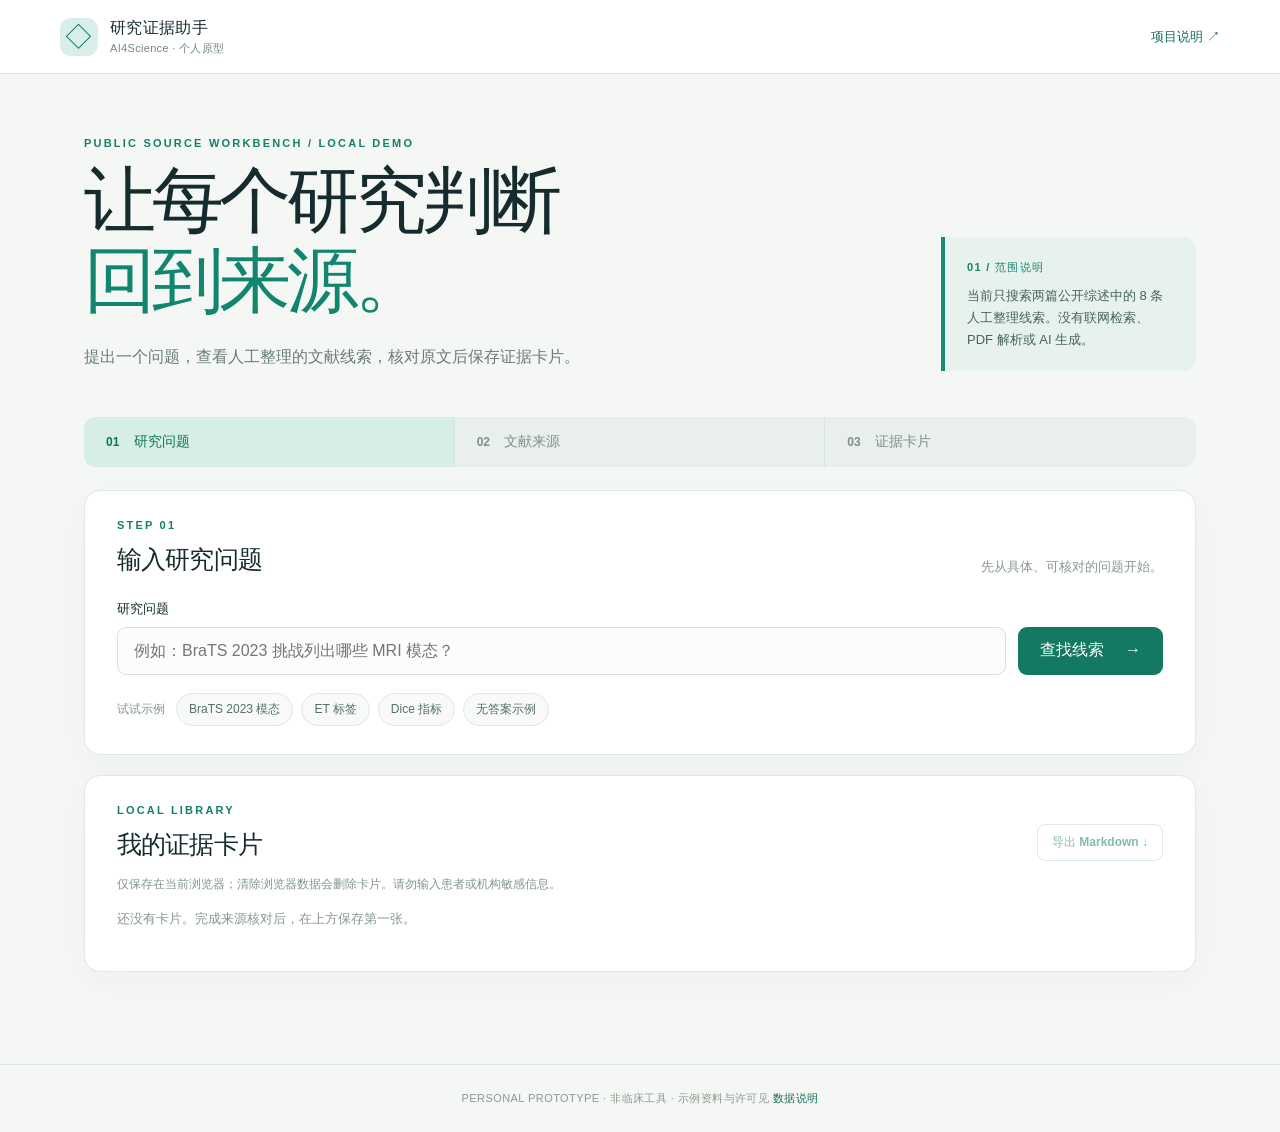
<file: app/index.html>
<!doctype html>
<html lang="zh-CN">
<head>
  <meta charset="utf-8">
  <meta name="viewport" content="width=device-width, initial-scale=1">
  <title>研究证据助手｜本地演示</title>
  <link rel="stylesheet" href="styles.css?v=3">
</head>
<body>
  <header class="topbar">
    <div class="brand"><span class="brand-icon">◇</span><span>研究证据助手 <small>AI4Science · 个人原型</small></span></div>
    <a href="../README.md">项目说明 ↗</a>
  </header>
  <main>
    <section class="hero">
      <div><p class="eyebrow">PUBLIC SOURCE WORKBENCH / LOCAL DEMO</p><h1>让每个研究判断<br><em>回到来源。</em></h1><p class="lead">提出一个问题，查看人工整理的文献线索，核对原文后保存证据卡片。</p></div>
      <div class="hero-note"><span>01 / 范围说明</span><p>当前只搜索两篇公开综述中的 8 条人工整理线索。没有联网检索、PDF 解析或 AI 生成。</p></div>
    </section>
    <ol class="steps" aria-label="工作步骤"><li class="active">01 <span>研究问题</span></li><li>02 <span>文献来源</span></li><li>03 <span>证据卡片</span></li></ol>

    <section class="panel query-panel" aria-labelledby="query-title">
      <div class="section-head"><div><p class="eyebrow">STEP 01</p><h2 id="query-title">输入研究问题</h2></div><p>先从具体、可核对的问题开始。</p></div>
      <form id="query-form"><label for="question">研究问题</label><div class="query-row"><input id="question" name="question" type="text" maxlength="300" placeholder="例如：BraTS 2023 挑战列出哪些 MRI 模态？" autocomplete="off" required><button type="submit">查找线索 <span>→</span></button></div></form>
      <div class="examples"><span>试试示例</span><button type="button" data-example="BraTS 2023 挑战列出哪些 MRI 模态？">BraTS 2023 模态</button><button type="button" data-example="BraTS 2023 的 ET 标签数值更新成几？">ET 标签</button><button type="button" data-example="Dice 系数主要衡量什么？">Dice 指标</button><button type="button" data-example="SegMamba 在 BraTS 2023 上的 WT Dice 精确数值是多少？">无答案示例</button></div>
    </section>

    <section class="panel" id="results-panel" aria-labelledby="results-title" hidden>
      <div class="section-head"><div><p class="eyebrow">STEP 02</p><h2 id="results-title">文献与来源</h2></div><p id="results-count"></p></div>
      <div id="results" aria-live="polite"></div>
      <div class="manual-source">
        <button type="button" class="outline" id="manual-toggle" aria-expanded="false" aria-controls="manual-panel">手动登记已核对的公开来源 ＋</button>
        <div id="manual-panel" hidden>
          <p class="notice">用于内置线索未覆盖的论文。标题、链接、位置及许可由你填写；系统不验证论文内容或许可。</p>
          <form id="manual-form">
            <div class="manual-grid">
              <label>论文标题 <span class="required">必填</span><input id="manual-title" type="text" maxlength="300" required></label>
              <label>原文 HTTPS 链接 <span class="required">必填</span><input id="manual-url" type="url" maxlength="1000" pattern="https://.*" placeholder="https://…" required></label>
              <label>DOI（可选）<input id="manual-doi" type="text" maxlength="200" placeholder="10.xxxx/…"></label>
              <label>原文位置 <span class="required">必填</span><input id="manual-locator" type="text" maxlength="200" placeholder="例如：Abstract，第 2 段 / Table 1" required></label>
              <label>许可说明（可选）<input id="manual-license" type="text" maxlength="200" placeholder="未确认则留空"></label>
              <label>来源备注（可选）<input id="manual-note" type="text" maxlength="300" placeholder="仅供自己识别，不作为系统核验结论"></label>
            </div>
            <div class="form-actions"><button type="submit">选用此来源建卡 →</button><span id="manual-message" role="status"></span></div>
          </form>
        </div>
      </div>
    </section>

    <section class="panel" id="editor-panel" aria-labelledby="editor-title" hidden>
      <div class="section-head"><div><p class="eyebrow">STEP 03</p><h2 id="editor-title">整理证据卡片</h2></div><p>写下你核对原文后的判断。</p></div>
      <div id="selected-source" class="selected-source"></div>
      <form id="card-form"><label for="judgment">我的判断 <span class="required">必填</span></label><textarea id="judgment" rows="3" maxlength="1000" required placeholder="只写来源可以支持的具体判断；如未核对，请勿保存。"></textarea><label for="limitation">局限与待核验</label><textarea id="limitation" rows="2" maxlength="1000" placeholder="例如：此处为综述的二手信息，需回看原始挑战资料。"></textarea><label class="check-row" for="confirmed"><input id="confirmed" type="checkbox" required>我已打开并核对原文位置；这是我的自我确认。</label><div class="form-actions"><button type="submit">保存卡片 <span>→</span></button><span id="save-message" role="status"></span></div></form>
    </section>

    <section class="panel library" aria-labelledby="library-title"><div class="section-head"><div><p class="eyebrow">LOCAL LIBRARY</p><h2 id="library-title">我的证据卡片</h2></div><button type="button" class="outline" id="export-button" disabled>导出 Markdown ↓</button></div><p class="privacy">仅保存在当前浏览器；清除浏览器数据会删除卡片。请勿输入患者或机构敏感信息。</p><div id="cards"></div></section>
  </main>
  <footer>PERSONAL PROTOTYPE · 非临床工具 · 示例资料与许可见 <a href="../data/README.md">数据说明</a></footer>
  <script type="module" src="main.mjs?v=3"></script>
</body>
</html>
</file>
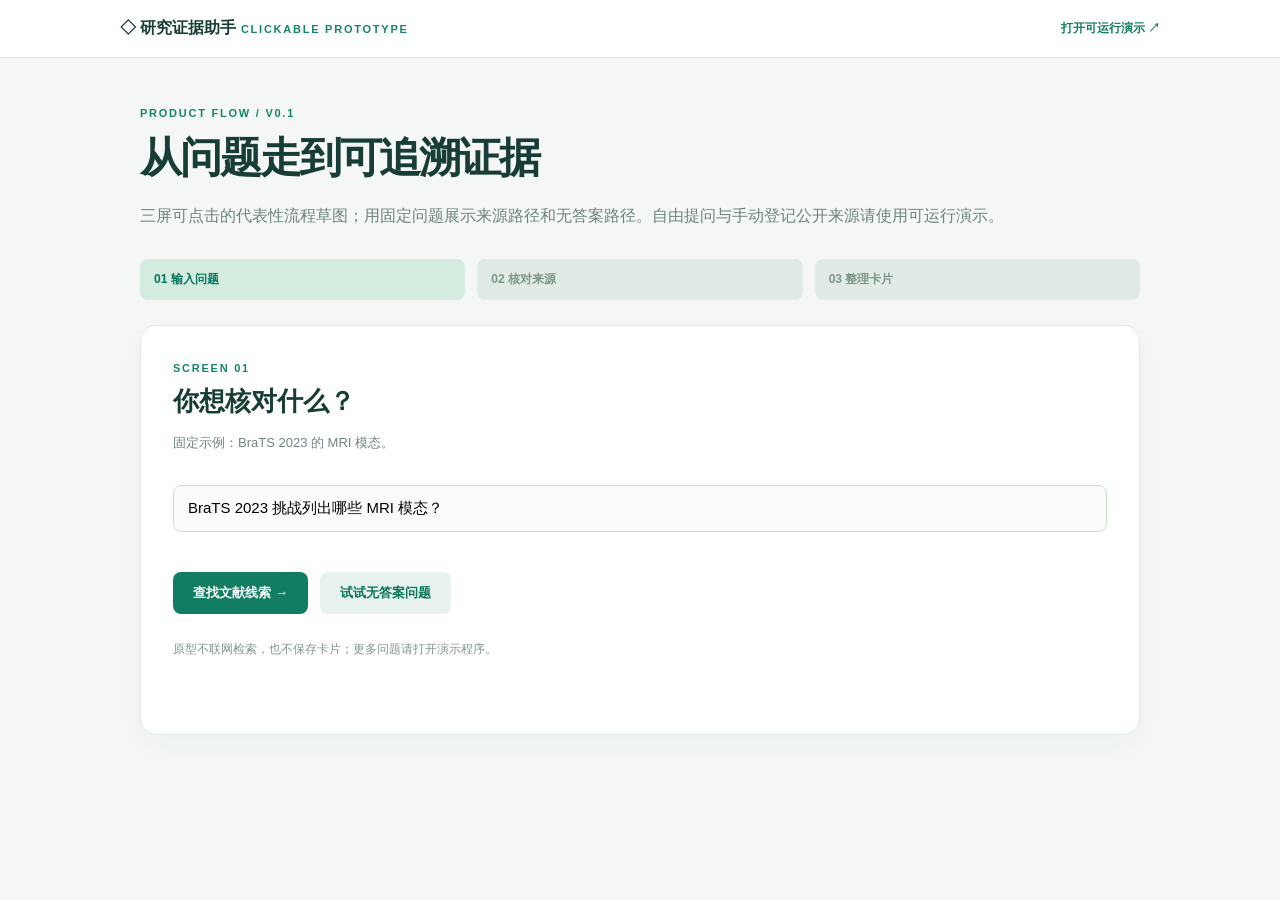
<file: prototype/index.html>
<!doctype html>
<html lang="zh-CN">
<head><meta charset="utf-8"><meta name="viewport" content="width=device-width,initial-scale=1"><title>三屏交互原型｜研究证据助手</title><style>
:root{font-family:"Segoe UI","Microsoft YaHei",sans-serif;background:#f4f7f5;color:#173d36}*{box-sizing:border-box}body{margin:0}header{background:#fff;border-bottom:1px solid #dce7e0;padding:18px max(20px,calc((100vw - 1040px)/2));display:flex;justify-content:space-between;align-items:center;font-weight:800}header a{color:#137e64;font-size:12px;text-decoration:none}main{max-width:1040px;margin:auto;padding:45px 20px}small,.eyebrow{color:#158569;font-size:11px;letter-spacing:.16em;font-weight:800}h1{font-size:42px;letter-spacing:-.05em;margin:9px 0 10px}p{line-height:1.7}.intro{color:#6d8479;margin-bottom:30px}.stepper{display:flex;gap:12px;margin-bottom:25px}.stepper span{flex:1;background:#e1ebe5;color:#7d9688;border-radius:8px;padding:12px 14px;font-size:12px;font-weight:800}.stepper .on{background:#d3ecdf;color:#08765d}.screen{background:#fff;border:1px solid #e1ebe4;border-radius:16px;padding:32px;min-height:410px;box-shadow:0 10px 30px #173d3608}.screen[hidden]{display:none}.screen h2{font-size:26px;margin:8px 0 10px}.muted{color:#71867c;font-size:13px}.field{width:100%;border:1px solid #cbded2;border-radius:8px;background:#fbfdfb;padding:14px;margin:18px 0;font-size:15px}button{border:0;border-radius:8px;padding:12px 20px;background:#137d63;color:#fff;font-weight:800;cursor:pointer}button.secondary{background:#e6f2eb;color:#0d755b}.row{display:flex;gap:12px;margin-top:22px;flex-wrap:wrap}.source{border:1px solid #deebe2;border-radius:10px;padding:19px;margin:24px 0;background:#fbfdfb}.source strong{display:block;margin:6px 0}.source a{color:#0c8061}.card{border-left:4px solid #168466;background:#edf6f0;padding:20px;margin:24px 0;border-radius:0 8px 8px 0}.note{font-size:12px;color:#82968a;margin-top:25px}@media(max-width:600px){main{padding:30px 15px}h1{font-size:32px}.screen{padding:23px}.stepper span{font-size:10px;padding:10px}}
</style></head>
<body><header><span>◇ 研究证据助手 <small>CLICKABLE PROTOTYPE</small></span><a href="../app/">打开可运行演示 ↗</a></header><main><small>PRODUCT FLOW / V0.1</small><h1>从问题走到可追溯证据</h1><p class="intro">三屏可点击的代表性流程草图；用固定问题展示来源路径和无答案路径。自由提问与手动登记公开来源请使用可运行演示。</p><div class="stepper"><span class="on">01 输入问题</span><span>02 核对来源</span><span>03 整理卡片</span></div>
<section class="screen" id="screen-0"><small>SCREEN 01</small><h2>你想核对什么？</h2><p class="muted">固定示例：BraTS 2023 的 MRI 模态。</p><input class="field" id="proto-question" aria-label="研究问题" value="BraTS 2023 挑战列出哪些 MRI 模态？" readonly><div class="row"><button data-next="1">查找文献线索 →</button><button class="secondary" id="no-answer">试试无答案问题</button></div><p class="note">原型不联网检索，也不保存卡片；更多问题请打开演示程序。</p></section>
<section class="screen" id="screen-1" hidden><small>SCREEN 02</small><h2>查看文献及来源</h2><p class="muted" id="proto-state">找到 1 条人工整理线索。请打开原文核对。</p><div class="source" id="proto-source"><small>SRC-001 · SECTION 4.10</small><strong>Advancing Precision: A Comprehensive Review of MRI Segmentation Datasets from BraTS Challenges (2012–2025)</strong><p>BraTS 2023 列出 T1、T1c、T2、FLAIR 四种 MRI 模态。</p><a href="https://pmc.ncbi.nlm.nih.gov/articles/PMC11945730/" target="_blank" rel="noopener noreferrer">查看公开原文 ↗</a></div><div class="row"><button class="secondary" data-next="0">← 修改问题</button><button id="to-card" data-next="2">已核对，建立卡片 →</button><button id="manual-app" hidden>已找到公开论文？去演示程序手动登记 →</button></div></section>
<section class="screen" id="screen-2" hidden><small>SCREEN 03</small><h2>把判断留在证据旁</h2><p class="muted">区分原文事实与自己的判断。此处为静态原型，保存与导出请用演示程序。</p><div class="card"><small>证据卡片草稿</small><p id="proto-card-question"></p><p>来源：Bonato 等，2025 · Section 4.10 · SRC-001</p><p>判断：<em>待人工核对并填写</em></p><p>局限：此处是综述陈述，需要进一步检查原始挑战资料。</p></div><div class="row"><button class="secondary" data-next="1">← 返回来源</button><button id="open-app">去演示程序保存 →</button></div></section>
</main><script>
const screens=[...document.querySelectorAll('.screen')];
const steps=[...document.querySelectorAll('.stepper span')];
let currentSource=null;
function sourceFor(question){
  const q=question.toLowerCase();
  if(/segmamba|wt\s*dice|患者|诊断|精确数值|准确率|百分比|%/.test(q))return null;
  if(/(dice|dsc).*(多少|数值|得分|结果|值是多少)|(多少|数值|得分|结果).*(dice|dsc)/.test(q))return null;
  if(/brats\s*2023/.test(q)&&/(dice|dsc)/.test(q))return null;
  if(/dice|dsc|相似系数|重叠/.test(q))return {id:'SRC-002',locator:'Performance metrics',title:'A Survey of Brain Tumor Segmentation and Classification Algorithms',summary:'Dice 相似系数衡量真实肿瘤区域与模型分割区域的空间重叠。',url:'https://pmc.ncbi.nlm.nih.gov/articles/PMC8465364/'};
  if(/brasyn|缺失模态/.test(q))return {id:'SRC-001',locator:'Section 4.10, item 6',title:'Advancing Precision: A Comprehensive Review of MRI Segmentation Datasets from BraTS Challenges (2012–2025)',summary:'BraSyn-2023 基于 BraTS 2021 数据集，设置随机缺失一种 MRI 模态的任务。',url:'https://pmc.ncbi.nlm.nih.gov/articles/PMC11945730/'};
  if(/模态|序列|flair|t1c|t1|t2/.test(q))return {id:'SRC-001',locator:'Section 4.10',title:'Advancing Precision: A Comprehensive Review of MRI Segmentation Datasets from BraTS Challenges (2012–2025)',summary:'BraTS 2023 列出 T1、T1c、T2、FLAIR 四种 MRI 模态。',url:'https://pmc.ncbi.nlm.nih.gov/articles/PMC11945730/'};
  if(/年份|哪些年|2012|2024/.test(q))return {id:'SRC-001',locator:'Abstract',title:'Advancing Precision: A Comprehensive Review of MRI Segmentation Datasets from BraTS Challenges (2012–2025)',summary:'综述回顾 BraTS 2012–2024 年资料，并概述当时在规划中的 2025 年挑战。',url:'https://pmc.ncbi.nlm.nih.gov/articles/PMC11945730/'};
  return null;
}
function show(i){
  screens.forEach((screen,index)=>screen.hidden=index!==i);
  steps.forEach((step,index)=>step.classList.toggle('on',index===i));
  if(i===0)document.getElementById('proto-question').value='BraTS 2023 挑战列出哪些 MRI 模态？';
  if(i===1){
    const box=document.getElementById('proto-source');
    box.hidden=!currentSource;
    document.getElementById('to-card').hidden=!currentSource;
    document.getElementById('manual-app').hidden=!!currentSource;
    document.getElementById('proto-state').textContent=currentSource?'找到 1 条人工整理线索。请打开原文核对。':'当前示例资料未找到可定位证据；不会补写数字。';
    if(currentSource){
      box.querySelector('small').textContent=`${currentSource.id} · ${currentSource.locator}`;
      box.querySelector('strong').textContent=currentSource.title;
      box.querySelector('p').textContent=currentSource.summary;
      box.querySelector('a').href=currentSource.url;
    }
  }
  if(i===2){
    document.getElementById('proto-card-question').textContent='问题：'+document.getElementById('proto-question').value;
    document.querySelector('.card p:nth-of-type(2)').textContent=`来源：${currentSource.title} · ${currentSource.locator} · ${currentSource.id}`;
  }
}
document.querySelectorAll('[data-next]').forEach(button=>button.addEventListener('click',()=>{
  if(button.dataset.next==='1'){
    const question=document.getElementById('proto-question').value.trim();
    if(!question){document.getElementById('proto-question').focus();return}
    currentSource=sourceFor(question);
  }
  show(Number(button.dataset.next));
}));
document.getElementById('no-answer').addEventListener('click',()=>{
  document.getElementById('proto-question').value='SegMamba 在 BraTS 2023 上的 WT Dice 精确数值是多少？';
  currentSource=null;show(1);
});
document.getElementById('open-app').addEventListener('click',()=>location.href='../app/');
document.getElementById('manual-app').addEventListener('click',()=>location.href='../app/');
</script></body></html>
</file>
<file: app/styles.css>
:root{font-family:Inter,"Segoe UI","Microsoft YaHei",sans-serif;color:#152b2d;background:#f5f7f4;font-synthesis:none}*{box-sizing:border-box}html{scroll-behavior:smooth}body{margin:0}button,input,textarea{font:inherit}button{cursor:pointer}a{color:#146b5f;text-decoration:none}a:hover{text-decoration:underline}.topbar{height:74px;border-bottom:1px solid #dce5df;background:#fff;display:flex;align-items:center;justify-content:space-between;padding:0 max(24px,calc((100vw - 1160px)/2))}.topbar>a{font-size:13px;font-weight:700}.brand{display:flex;align-items:center;gap:12px;font-weight:800;letter-spacing:.02em}.brand small{display:block;color:#738883;font-size:11px;font-weight:500;margin-top:2px}.brand-icon{width:38px;height:38px;display:grid;place-items:center;border-radius:11px;background:#d9eee8;color:#0d7765;font-size:27px}main{max-width:1160px;margin:auto;padding:0 24px 72px}.hero{display:flex;justify-content:space-between;gap:48px;align-items:end;padding:63px 0 46px}.eyebrow{margin:0 0 12px;color:#13806b;font-size:11px;font-weight:800;letter-spacing:.2em}.hero h1{font-size:clamp(42px,6vw,72px);line-height:1.11;letter-spacing:-.06em;margin:0}.hero h1 em{font-style:normal;color:#11856d}.lead{color:#687b78;font-size:16px;margin:22px 0 0;line-height:1.75}.hero-note{width:255px;flex-shrink:0;background:#e7f2ed;border-left:4px solid #1a8c72;padding:20px 22px;border-radius:0 12px 12px 0}.hero-note span{font-size:11px;color:#11856d;font-weight:800;letter-spacing:.12em}.hero-note p{font-size:13px;line-height:1.7;margin:10px 0 0;color:#45635b}.steps{display:grid;grid-template-columns:repeat(3,1fr);list-style:none;padding:0;margin:0 0 23px;background:#e9efeb;border-radius:12px;overflow:hidden}.steps li{padding:16px 22px;color:#7c918a;font-size:12px;font-weight:800;border-right:1px solid #dbe5df}.steps li:last-child{border:0}.steps li span{font-size:14px;margin-left:11px}.steps .active{background:#d7eee5;color:#0b765f}.panel{background:#fff;border:1px solid #e0e8e2;box-shadow:0 8px 34px rgba(29,57,47,.035);border-radius:16px;padding:28px 32px;margin:0 0 20px;scroll-margin-top:25px}.panel[hidden]{display:none}.section-head{display:flex;justify-content:space-between;align-items:end;gap:20px;margin-bottom:24px}.section-head h2{font-size:25px;letter-spacing:-.035em;margin:0}.section-head>p{margin:0;color:#879992;font-size:13px}.query-panel label,#card-form label{display:block;margin-bottom:9px;font-weight:700;font-size:13px}.query-row{display:flex;gap:12px}.query-row input{flex:1;min-width:0;border:1px solid #d4e0da;border-radius:9px;padding:14px 16px;color:#183e38;background:#fbfcfb}.query-row input:focus,textarea:focus{outline:2px solid #70bea5;outline-offset:1px}.query-row button,#card-form button{border:0;border-radius:9px;background:#137963;color:#fff;font-weight:700;padding:13px 22px;white-space:nowrap}.query-row button:hover,#card-form button:hover{background:#0e5c4c}.query-row button span,#card-form button span{margin-left:17px}.examples{display:flex;align-items:center;gap:8px;flex-wrap:wrap;margin-top:18px}.examples span{font-size:12px;color:#82948c;margin-right:3px}.examples button{border:1px solid #dce8e1;background:#f7faf8;border-radius:30px;color:#557068;padding:7px 12px;font-size:12px}.examples button:hover{border-color:#77bba5;color:#0a765e}.notice{background:#eff7f3;border-radius:9px;padding:12px 16px;color:#3d675b;font-size:13px}.result-card,.saved-card{border-top:1px solid #e7eee9;padding:20px 0 6px}.result-meta{color:#178166;font-size:11px;font-weight:800;letter-spacing:.04em;margin:0 0 8px}.result-card h3,.saved-card h3{font-size:18px;line-height:1.45;margin:0 0 10px}.summary{color:#506963;line-height:1.75;font-size:14px;margin:0 0 14px}.source-details{color:#71877d;font-size:11px;line-height:1.6}.result-actions{display:flex;align-items:center;gap:20px;margin:14px 0}.result-actions a{font-size:13px;font-weight:700}.outline{background:#fff;color:#0d7962;border:1px solid #b6d8c9;border-radius:8px;padding:9px 14px;font-size:12px;font-weight:800}.outline:hover{background:#eaf5f0}.outline:disabled{opacity:.5;cursor:not-allowed}.selected-source{display:grid;gap:5px;background:#f0f7f3;padding:15px 18px;border-radius:9px;margin-bottom:22px;color:#42665a;font-size:12px}.selected-source strong{font-size:14px;color:#173f34}.source-label{color:#13806b;font-weight:800;font-size:11px}.required{color:#bb5e34;font-size:11px;margin-left:8px}textarea{display:block;width:100%;border:1px solid #d4e0da;border-radius:9px;padding:13px 15px;resize:vertical;line-height:1.5;margin-bottom:19px;color:#193a35;background:#fbfcfb}.check-row{display:flex!important;align-items:flex-start;gap:9px;color:#46685d;font-weight:500!important;line-height:1.5;margin-bottom:20px!important}.check-row input{margin-top:2px;accent-color:#137963}.form-actions{display:flex;align-items:center;gap:14px}.form-actions>span{color:#168066;font-size:12px}.privacy{font-size:12px;color:#84968e;margin:-9px 0 17px}.empty{background:#f8faf8;border:1px dashed #cbdcd1;border-radius:10px;padding:25px;color:#4e6a5c}.empty p{font-size:13px;line-height:1.6;margin-bottom:0}.empty-cards{color:#87988f;font-size:13px;margin:15px 0}.saved-card .limitation{font-size:12px;color:#73867c}.text-button{border:0;background:none;color:#9b5545;padding:0;font-size:13px}.text-button:hover{text-decoration:underline}footer{border-top:1px solid #dce5df;text-align:center;color:#8a9a92;font-size:11px;letter-spacing:.04em;padding:26px 15px}@media(max-width:700px){.topbar{padding:0 18px}.topbar>a{display:none}main{padding:0 16px 50px}.hero{display:block;padding:42px 0 25px}.hero-note{width:auto;margin-top:24px}.steps li{padding:13px 10px;font-size:10px}.steps li span{display:block;margin:4px 0 0;font-size:12px}.panel{padding:22px 18px}.section-head{align-items:start}.section-head>p{max-width:130px;text-align:right}.query-row{display:block}.query-row input,.query-row button{width:100%}.query-row button{margin-top:10px}}
/* A manually entered source is available after any query, including a no-match query. */
.manual-source{margin-top:1.25rem;padding-top:1.25rem;border-top:1px solid var(--line,#d8d8d8)}
.manual-source .notice{max-width:70ch}
.manual-grid{display:grid;grid-template-columns:repeat(2,minmax(0,1fr));gap:1rem;margin:1rem 0}
.manual-grid label{display:flex;flex-direction:column;gap:.4rem;font-weight:600}
.manual-grid input{width:100%;box-sizing:border-box;padding:.7rem;border:1px solid #a8ada9;border-radius:6px;font:inherit;font-weight:400}
#manual-form button[type=submit]{border:0;border-radius:9px;background:#137963;color:#fff;font-weight:700;padding:13px 22px}
#manual-form button[type=submit]:hover{background:#0e5c4c}
.selected-source a{display:inline-block;margin-top:.5rem}
@media(max-width:680px){.manual-grid{grid-template-columns:1fr}}
</file>
